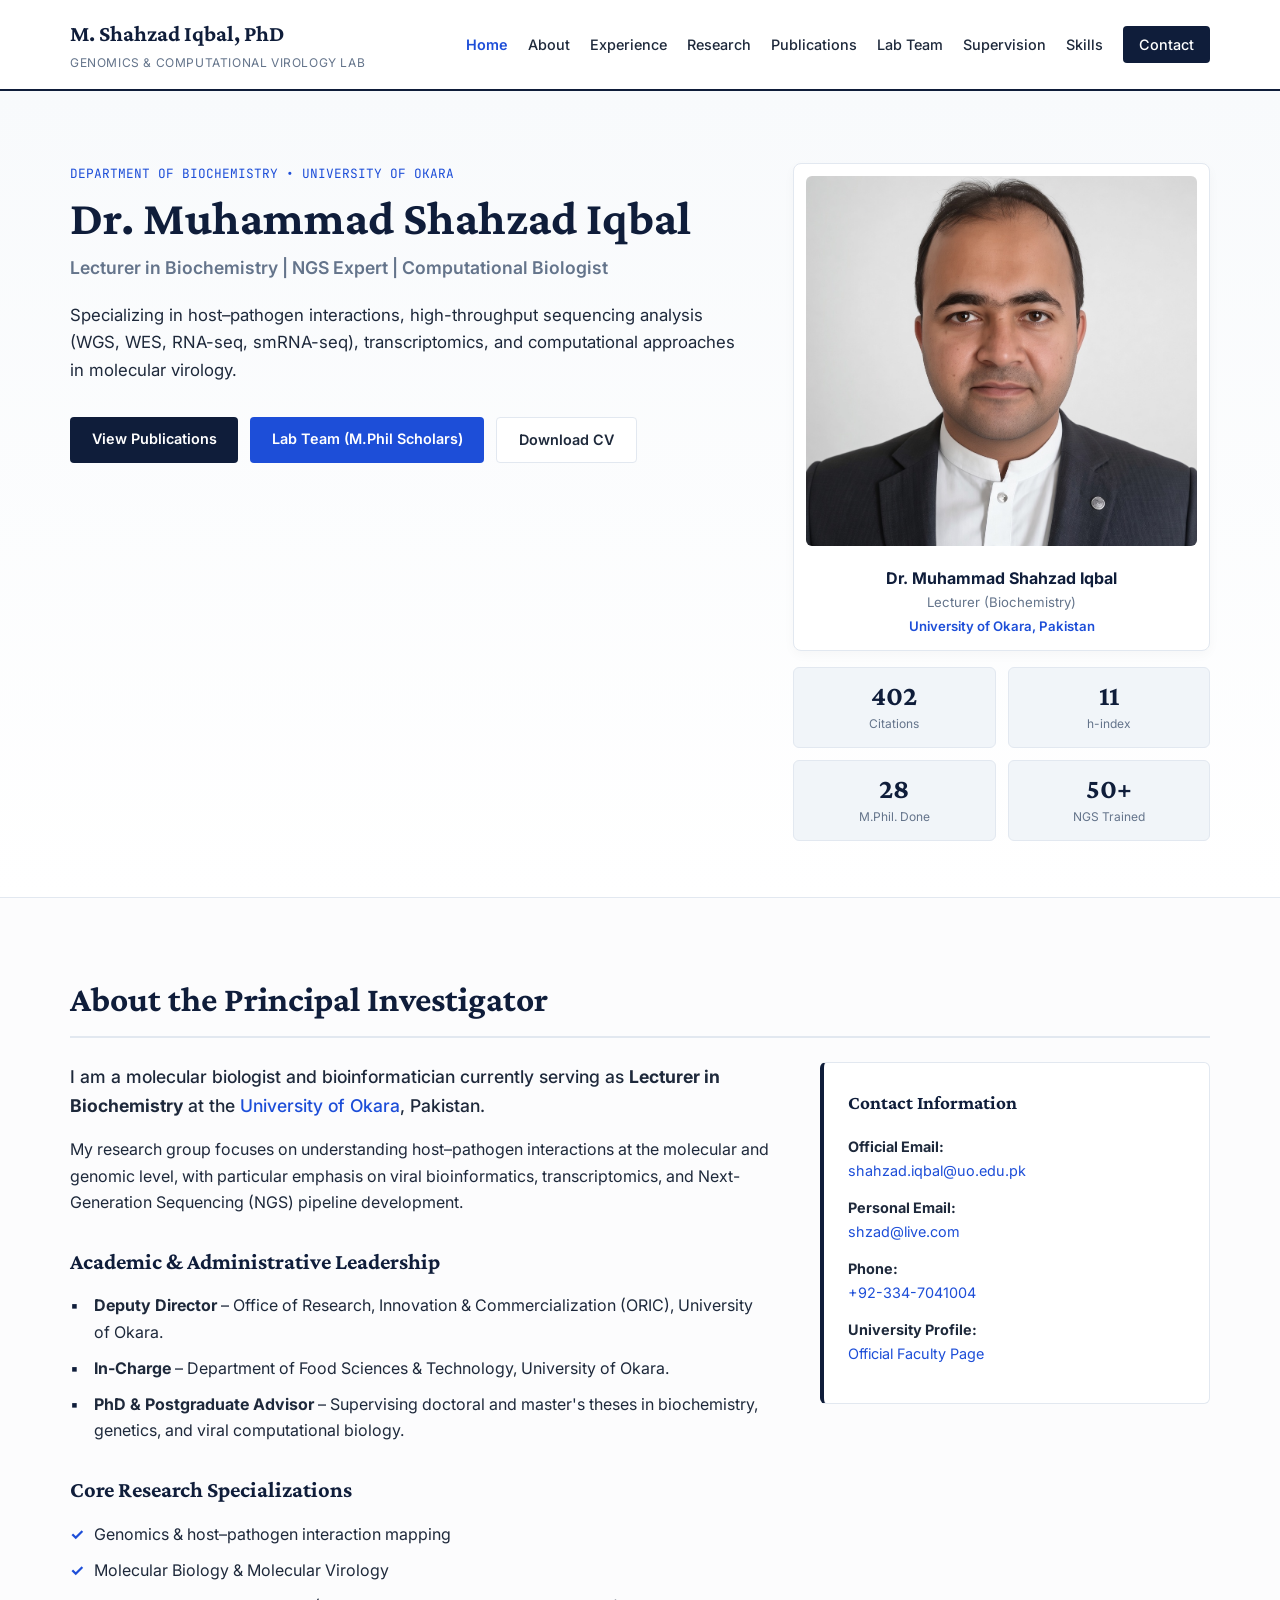
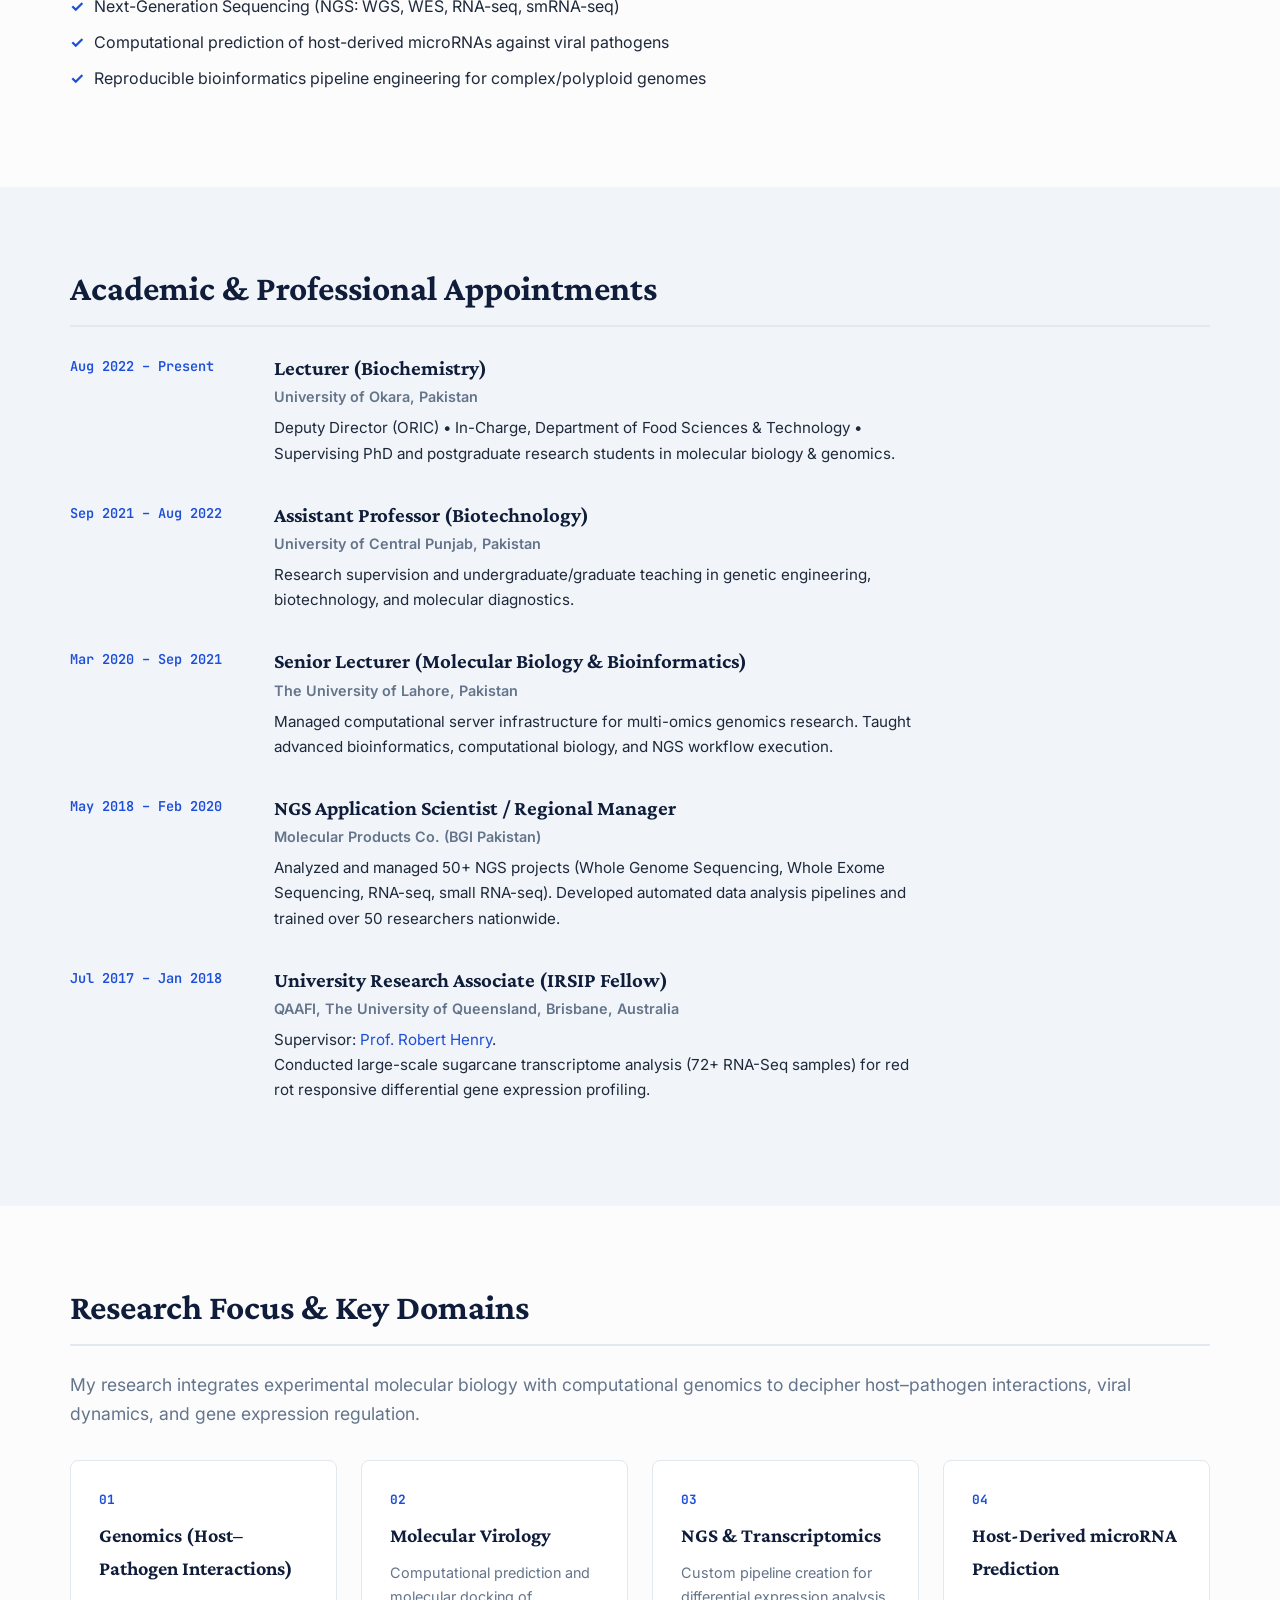
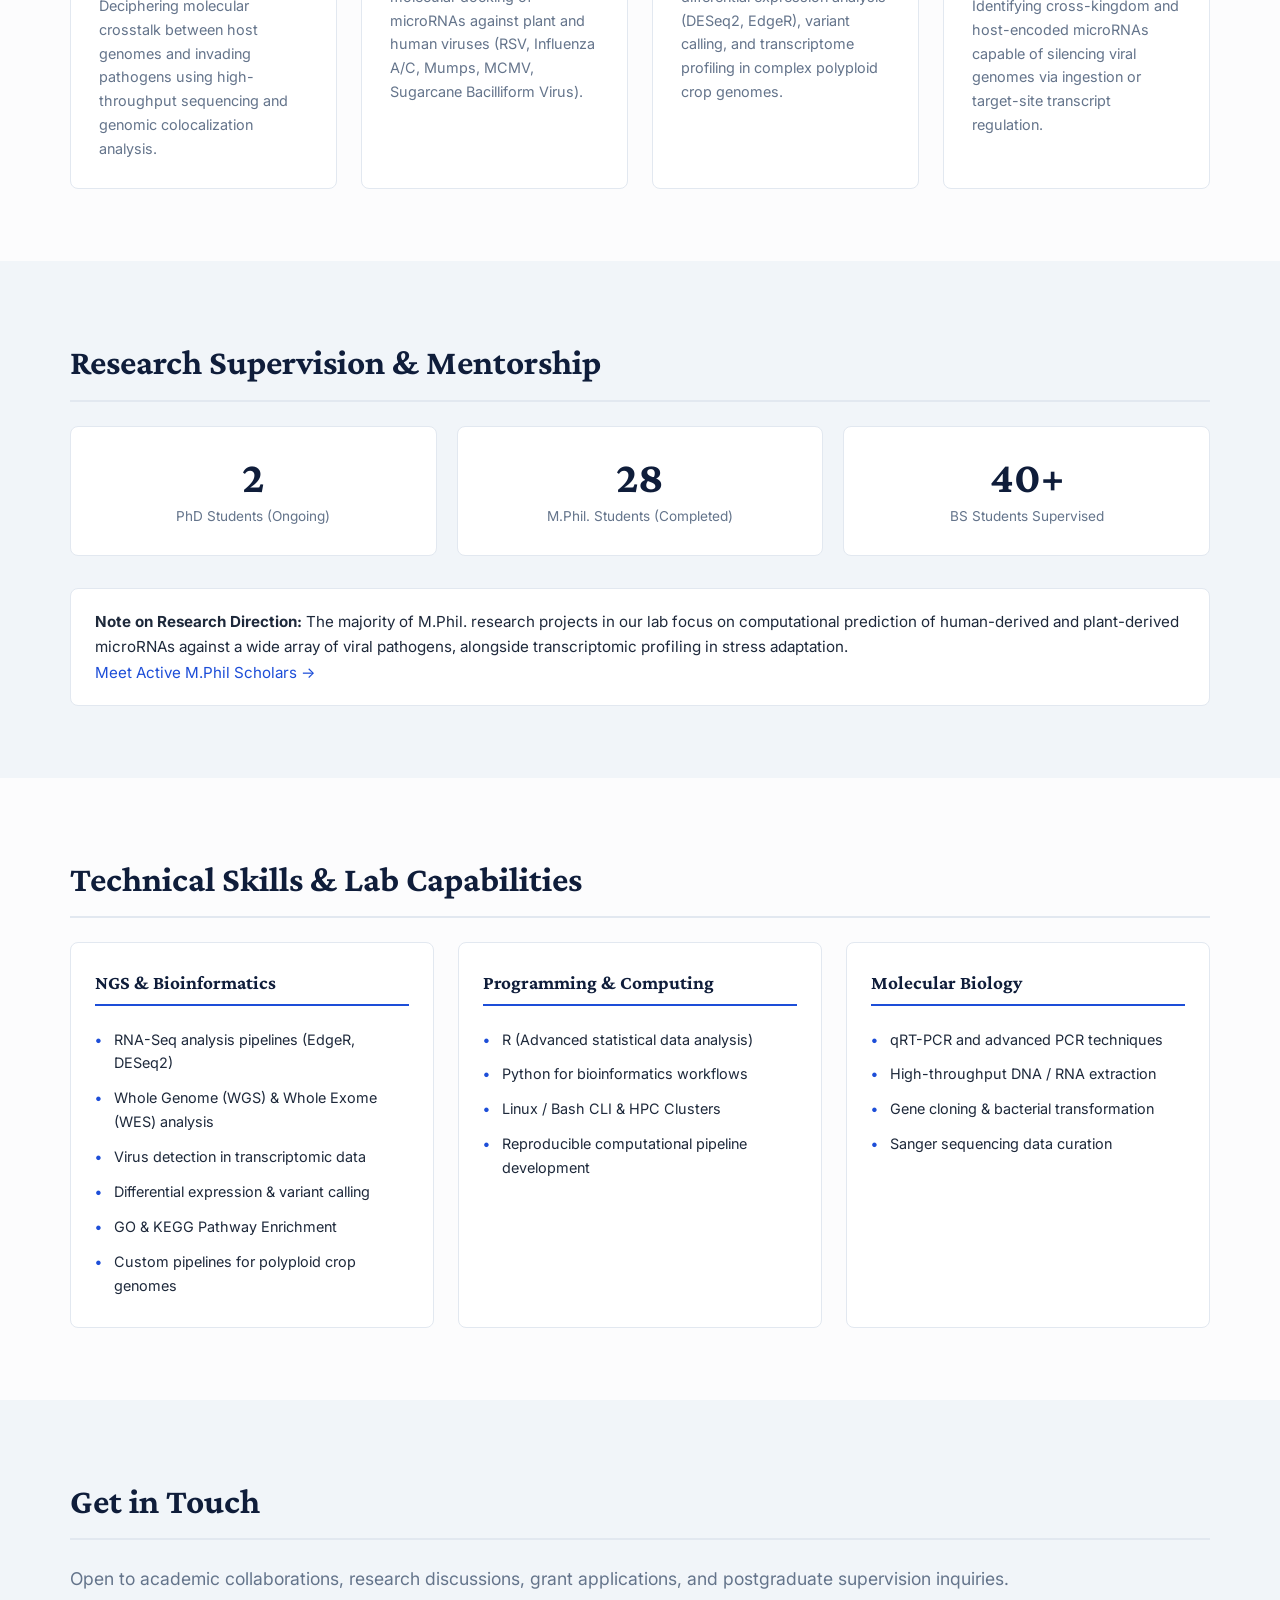
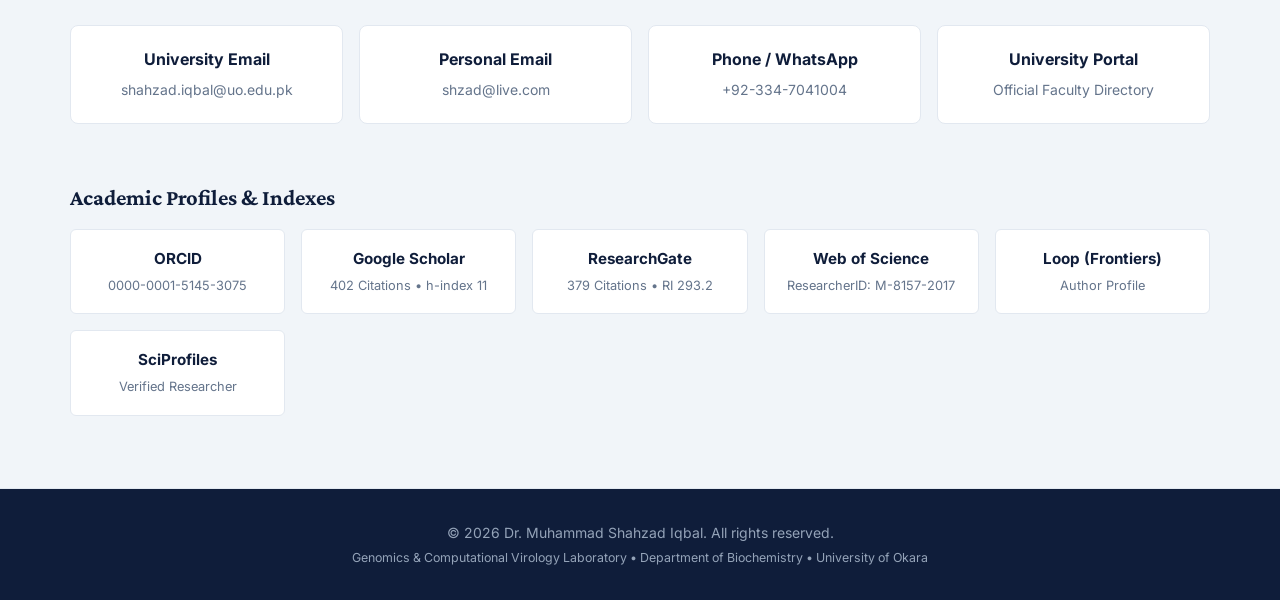
<file: index.html>
<!DOCTYPE html>
<html lang="en">
<head>
    <meta charset="UTF-8">
    <meta name="viewport" content="width=device-width, initial-scale=1.0">
    <title>Dr. Muhammad Shahzad Iqbal | Genomics & Computational Virology Lab</title>
    <meta name="description" content="Official Academic Portfolio & Research Lab of Dr. Muhammad Shahzad Iqbal – Assistant Professor / Researcher in Genomics, NGS, Transcriptomics, and Viral Bioinformatics at University of Okara.">
    <meta name="keywords" content="Muhammad Shahzad Iqbal, Genomics, NGS Expert, Bioinformatics, Transcriptomics, Molecular Virology, Host-Pathogen Interactions, University of Okara">
    
    <link rel="stylesheet" href="style.css">
    <link rel="preconnect" href="https://fonts.googleapis.com">
    <link rel="preconnect" href="https://fonts.gstatic.com" crossorigin>
    <link href="https://fonts.googleapis.com/css2?family=Crimson+Pro:ital,wght@0,400;0,600;0,700;1,400&family=Inter:wght@300;400;500;600;700&family=JetBrains+Mono:wght@400;500&display=swap" rel="stylesheet">
</head>
<body>

    <!-- ============================================================
         LEGO BLOCK: NAVIGATION HEADER
         ============================================================ -->
    <header class="header">
        <div class="container nav-container">
            <a href="index.html" class="logo">
                <span class="logo-title">M. Shahzad Iqbal, PhD</span>
                <span class="logo-sub">Genomics & Computational Virology Lab</span>
            </a>
            <nav class="nav">
                <a href="index.html" class="active">Home</a>
                <a href="#about">About</a>
                <a href="#experience">Experience</a>
                <a href="#research">Research</a>
                <a href="publications.html">Publications</a>
                <a href="team.html">Lab Team</a>
                <a href="#supervision">Supervision</a>
                <a href="#skills">Skills</a>
                <a href="#contact" class="nav-contact-btn">Contact</a>
            </nav>
            <button class="menu-toggle" aria-label="Toggle menu">☰</button>
        </div>
    </header>

    <!-- ============================================================
         LEGO BLOCK: HERO SECTION
         ============================================================ -->
    <section id="home" class="hero">
        <div class="container hero-grid">
            <div class="hero-text">
                <div class="academic-affiliation">
                    Department of Biochemistry • University of Okara
                </div>
                <h1 class="hero-name">Dr. Muhammad Shahzad Iqbal</h1>
                <p class="hero-title-sub">Lecturer in Biochemistry | NGS Expert | Computational Biologist</p>
                <p class="hero-bio">
                    Specializing in host–pathogen interactions, high-throughput sequencing analysis (WGS, WES, RNA-seq, smRNA-seq), transcriptomics, and computational approaches in molecular virology.
                </p>
                
                <div class="hero-ctas">
                    <a href="publications.html" class="btn btn-primary">View Publications</a>
                    <a href="team.html" class="btn btn-secondary">Lab Team (M.Phil Scholars)</a>
                    <a href="assets/CV_Muhammad_Shahzad_Iqbal.pdf" class="btn btn-outline" download>Download CV</a>
                </div>
            </div>

            <div class="hero-sidebar">
                <div class="profile-card">
                    <img src="assets/profile.png" alt="Dr. Muhammad Shahzad Iqbal" class="profile-img">
                    <div class="profile-meta">
                        <strong>Dr. Muhammad Shahzad Iqbal</strong>
                        <span>Lecturer (Biochemistry)</span>
                        <span class="univ-tag">University of Okara, Pakistan</span>
                    </div>
                </div>

                <div class="quick-stats-box">
                    <div class="stat-item">
                        <span class="stat-num">402</span>
                        <span class="stat-lbl">Citations</span>
                    </div>
                    <div class="stat-item">
                        <span class="stat-num">11</span>
                        <span class="stat-lbl">h-index</span>
                    </div>
                    <div class="stat-item">
                        <span class="stat-num">28</span>
                        <span class="stat-lbl">M.Phil. Done</span>
                    </div>
                    <div class="stat-item">
                        <span class="stat-num">50+</span>
                        <span class="stat-lbl">NGS Trained</span>
                    </div>
                </div>
            </div>
        </div>
    </section>

    <!-- ============================================================
         LEGO BLOCK: ABOUT PI & ROLES
         ============================================================ -->
    <section id="about" class="section">
        <div class="container">
            <h2 class="section-heading">About the Principal Investigator</h2>
            <div class="about-grid">
                <div class="about-content">
                    <p class="lead-text">
                        I am a molecular biologist and bioinformatician currently serving as <strong>Lecturer in Biochemistry</strong> at the 
                        <a href="https://www.uo.edu.pk/faculty/dr-muhammad-shahzad--iqbal-678417826438dff4d6f32c6f" target="_blank" rel="noopener">University of Okara</a>, Pakistan.
                    </p>
                    <p>
                        My research group focuses on understanding host–pathogen interactions at the molecular and genomic level, with particular emphasis on viral bioinformatics, transcriptomics, and Next-Generation Sequencing (NGS) pipeline development.
                    </p>

                    <h3 class="sub-heading">Academic & Administrative Leadership</h3>
                    <ul class="academic-list">
                        <li><strong>Deputy Director</strong> – Office of Research, Innovation & Commercialization (ORIC), University of Okara.</li>
                        <li><strong>In-Charge</strong> – Department of Food Sciences & Technology, University of Okara.</li>
                        <li><strong>PhD & Postgraduate Advisor</strong> – Supervising doctoral and master's theses in biochemistry, genetics, and viral computational biology.</li>
                    </ul>

                    <h3 class="sub-heading">Core Research Specializations</h3>
                    <ul class="check-list">
                        <li>Genomics & host–pathogen interaction mapping</li>
                        <li>Molecular Biology & Molecular Virology</li>
                        <li>Next-Generation Sequencing (NGS: WGS, WES, RNA-seq, smRNA-seq)</li>
                        <li>Computational prediction of host-derived microRNAs against viral pathogens</li>
                        <li>Reproducible bioinformatics pipeline engineering for complex/polyploid genomes</li>
                    </ul>
                </div>

                <div class="about-side-box">
                    <div class="info-block">
                        <h4>Contact Information</h4>
                        <p><strong>Official Email:</strong><br><a href="mailto:shahzad.iqbal@uo.edu.pk">shahzad.iqbal@uo.edu.pk</a></p>
                        <p><strong>Personal Email:</strong><br><a href="mailto:shzad@live.com">shzad@live.com</a></p>
                        <p><strong>Phone:</strong><br><a href="tel:+923347041004">+92-334-7041004</a></p>
                        <p><strong>University Profile:</strong><br><a href="https://www.uo.edu.pk/faculty/dr-muhammad-shahzad--iqbal-678417826438dff4d6f32c6f" target="_blank">Official Faculty Page</a></p>
                    </div>
                </div>
            </div>
        </div>
    </section>

    <!-- ============================================================
         LEGO BLOCK: ACADEMIC & PROFESSIONAL EXPERIENCE
         ============================================================ -->
    <section id="experience" class="section section-alt">
        <div class="container">
            <h2 class="section-heading">Academic & Professional Appointments</h2>
            
            <div class="experience-timeline">
                
                <div class="exp-item">
                    <div class="exp-date">Aug 2022 – Present</div>
                    <div class="exp-body">
                        <h3>Lecturer (Biochemistry)</h3>
                        <div class="exp-org">University of Okara, Pakistan</div>
                        <p>Deputy Director (ORIC) • In-Charge, Department of Food Sciences & Technology • Supervising PhD and postgraduate research students in molecular biology & genomics.</p>
                    </div>
                </div>

                <div class="exp-item">
                    <div class="exp-date">Sep 2021 – Aug 2022</div>
                    <div class="exp-body">
                        <h3>Assistant Professor (Biotechnology)</h3>
                        <div class="exp-org">University of Central Punjab, Pakistan</div>
                        <p>Research supervision and undergraduate/graduate teaching in genetic engineering, biotechnology, and molecular diagnostics.</p>
                    </div>
                </div>

                <div class="exp-item">
                    <div class="exp-date">Mar 2020 – Sep 2021</div>
                    <div class="exp-body">
                        <h3>Senior Lecturer (Molecular Biology & Bioinformatics)</h3>
                        <div class="exp-org">The University of Lahore, Pakistan</div>
                        <p>Managed computational server infrastructure for multi-omics genomics research. Taught advanced bioinformatics, computational biology, and NGS workflow execution.</p>
                    </div>
                </div>

                <div class="exp-item">
                    <div class="exp-date">May 2018 – Feb 2020</div>
                    <div class="exp-body">
                        <h3>NGS Application Scientist / Regional Manager</h3>
                        <div class="exp-org">Molecular Products Co. (BGI Pakistan)</div>
                        <p>Analyzed and managed 50+ NGS projects (Whole Genome Sequencing, Whole Exome Sequencing, RNA-seq, small RNA-seq). Developed automated data analysis pipelines and trained over 50 researchers nationwide.</p>
                    </div>
                </div>

                <div class="exp-item">
                    <div class="exp-date">Jul 2017 – Jan 2018</div>
                    <div class="exp-body">
                        <h3>University Research Associate (IRSIP Fellow)</h3>
                        <div class="exp-org">QAAFI, The University of Queensland, Brisbane, Australia</div>
                        <p>Supervisor: <a href="https://about.uq.edu.au/experts/1005" target="_blank" rel="noopener">Prof. Robert Henry</a>.<br>Conducted large-scale sugarcane transcriptome analysis (72+ RNA-Seq samples) for red rot responsive differential gene expression profiling.</p>
                    </div>
                </div>

            </div>
        </div>
    </section>

    <!-- ============================================================
         LEGO BLOCK: RESEARCH FOCUS AREAS
         ============================================================ -->
    <section id="research" class="section">
        <div class="container">
            <h2 class="section-heading">Research Focus & Key Domains</h2>
            <p class="section-lead">My research integrates experimental molecular biology with computational genomics to decipher host–pathogen interactions, viral dynamics, and gene expression regulation.</p>
            
            <div class="research-grid">
                <div class="research-card">
                    <div class="rc-num">01</div>
                    <h3>Genomics (Host–Pathogen Interactions)</h3>
                    <p>Deciphering molecular crosstalk between host genomes and invading pathogens using high-throughput sequencing and genomic colocalization analysis.</p>
                </div>
                <div class="research-card">
                    <div class="rc-num">02</div>
                    <h3>Molecular Virology</h3>
                    <p>Computational prediction and molecular docking of microRNAs against plant and human viruses (RSV, Influenza A/C, Mumps, MCMV, Sugarcane Bacilliform Virus).</p>
                </div>
                <div class="research-card">
                    <div class="rc-num">03</div>
                    <h3>NGS & Transcriptomics</h3>
                    <p>Custom pipeline creation for differential expression analysis (DESeq2, EdgeR), variant calling, and transcriptome profiling in complex polyploid crop genomes.</p>
                </div>
                <div class="research-card">
                    <div class="rc-num">04</div>
                    <h3>Host-Derived microRNA Prediction</h3>
                    <p>Identifying cross-kingdom and host-encoded microRNAs capable of silencing viral genomes via ingestion or target-site transcript regulation.</p>
                </div>
            </div>
        </div>
    </section>

    <!-- ============================================================
         LEGO BLOCK: SUPERVISION & MENTORSHIP
         ============================================================ -->
    <section id="supervision" class="section section-alt">
        <div class="container">
            <h2 class="section-heading">Research Supervision & Mentorship</h2>
            
            <div class="stats-row">
                <div class="stat-card">
                    <span class="number">2</span>
                    <span class="label">PhD Students (Ongoing)</span>
                </div>
                <div class="stat-card">
                    <span class="number">28</span>
                    <span class="label">M.Phil. Students (Completed)</span>
                </div>
                <div class="stat-card">
                    <span class="number">40+</span>
                    <span class="label">BS Students Supervised</span>
                </div>
            </div>

            <div class="supervision-note">
                <p><strong>Note on Research Direction:</strong> The majority of M.Phil. research projects in our lab focus on computational prediction of human-derived and plant-derived microRNAs against a wide array of viral pathogens, alongside transcriptomic profiling in stress adaptation.</p>
                <a href="team.html" class="inline-link">Meet Active M.Phil Scholars →</a>
            </div>
        </div>
    </section>

    <!-- ============================================================
         LEGO BLOCK: SKILLS & TECHNICAL EXPERTISE
         ============================================================ -->
    <section id="skills" class="section">
        <div class="container">
            <h2 class="section-heading">Technical Skills & Lab Capabilities</h2>
            
            <div class="skills-grid">
                <div class="skill-column">
                    <h3>NGS & Bioinformatics</h3>
                    <ul>
                        <li>RNA-Seq analysis pipelines (EdgeR, DESeq2)</li>
                        <li>Whole Genome (WGS) & Whole Exome (WES) analysis</li>
                        <li>Virus detection in transcriptomic data</li>
                        <li>Differential expression & variant calling</li>
                        <li>GO & KEGG Pathway Enrichment</li>
                        <li>Custom pipelines for polyploid crop genomes</li>
                    </ul>
                </div>

                <div class="skill-column">
                    <h3>Programming & Computing</h3>
                    <ul>
                        <li>R (Advanced statistical data analysis)</li>
                        <li>Python for bioinformatics workflows</li>
                        <li>Linux / Bash CLI & HPC Clusters</li>
                        <li>Reproducible computational pipeline development</li>
                    </ul>
                </div>

                <div class="skill-column">
                    <h3>Molecular Biology</h3>
                    <ul>
                        <li>qRT-PCR and advanced PCR techniques</li>
                        <li>High-throughput DNA / RNA extraction</li>
                        <li>Gene cloning & bacterial transformation</li>
                        <li>Sanger sequencing data curation</li>
                    </ul>
                </div>
            </div>
        </div>
    </section>

    <!-- ============================================================
         LEGO BLOCK: CONTACT & ACADEMIC PORTALS
         ============================================================ -->
    <section id="contact" class="section section-alt">
        <div class="container">
            <h2 class="section-heading">Get in Touch</h2>
            <p class="section-lead">Open to academic collaborations, research discussions, grant applications, and postgraduate supervision inquiries.</p>
            
            <div class="contact-grid">
                <a href="mailto:shahzad.iqbal@uo.edu.pk" class="contact-card">
                    <strong>University Email</strong>
                    <span>shahzad.iqbal@uo.edu.pk</span>
                </a>
                <a href="mailto:shzad@live.com" class="contact-card">
                    <strong>Personal Email</strong>
                    <span>shzad@live.com</span>
                </a>
                <a href="tel:+923347041004" class="contact-card">
                    <strong>Phone / WhatsApp</strong>
                    <span>+92-334-7041004</span>
                </a>
                <a href="https://www.uo.edu.pk/faculty/dr-muhammad-shahzad--iqbal-678417826438dff4d6f32c6f" target="_blank" rel="noopener" class="contact-card">
                    <strong>University Portal</strong>
                    <span>Official Faculty Directory</span>
                </a>
            </div>

            <h3 class="sub-heading text-center" style="margin-top: 3.5rem;">Academic Profiles & Indexes</h3>
            <div class="profiles-grid">
                <a href="https://orcid.org/0000-0001-5145-3075" target="_blank" rel="noopener" class="profile-link-card">
                    <strong>ORCID</strong>
                    <span>0000-0001-5145-3075</span>
                </a>
                <a href="https://scholar.google.com/citations?user=-gzVrr4AAAAJ" target="_blank" rel="noopener" class="profile-link-card">
                    <strong>Google Scholar</strong>
                    <span>402 Citations • h-index 11</span>
                </a>
                <a href="https://www.researchgate.net/profile/Muhammad-Shahzad-Iqbal" target="_blank" rel="noopener" class="profile-link-card">
                    <strong>ResearchGate</strong>
                    <span>379 Citations • RI 293.2</span>
                </a>
                <a href="https://www.webofscience.com/wos/author/record/M-8157-2017" target="_blank" rel="noopener" class="profile-link-card">
                    <strong>Web of Science</strong>
                    <span>ResearcherID: M-8157-2017</span>
                </a>
                <a href="https://loop.frontiersin.org/people/274010/overview" target="_blank" rel="noopener" class="profile-link-card">
                    <strong>Loop (Frontiers)</strong>
                    <span>Author Profile</span>
                </a>
                <a href="https://sciprofiles.com/profile/311476" target="_blank" rel="noopener" class="profile-link-card">
                    <strong>SciProfiles</strong>
                    <span>Verified Researcher</span>
                </a>
            </div>
        </div>
    </section>

    <!-- ============================================================
         LEGO BLOCK: FOOTER
         ============================================================ -->
    <footer class="footer">
        <div class="container">
            <p>© 2026 Dr. Muhammad Shahzad Iqbal. All rights reserved.</p>
            <p class="footer-sub">Genomics & Computational Virology Laboratory • Department of Biochemistry • University of Okara</p>
        </div>
    </footer>

    <script src="script.js"></script>
</body>
</html>
</file>
<file: style.css>
/* ==========================================================================
   CLASSIC ACADEMIC RESEARCH LAB THEME
   Inspired by Harvard / Oxford Computational Biology Lab Webpages
   ========================================================================== */

:root {
    /* Colors */
    --primary-navy: #0f1d3a;
    --accent-blue: #1d4ed8;
    --accent-hover: #1e40af;
    --bg-main: #fcfcfd;
    --bg-alt: #f1f5f9;
    --surface: #ffffff;
    --text-main: #1e293b;
    --text-muted: #64748b;
    --border-color: #e2e8f0;

    /* Typography */
    --font-serif: 'Crimson Pro', Georgia, serif;
    --font-sans: 'Inter', system-ui, sans-serif;
    --font-mono: 'JetBrains Mono', monospace;
}

*, *::before, *::after {
    margin: 0;
    padding: 0;
    box-sizing: border-box;
}

body {
    font-family: var(--font-sans);
    background-color: var(--bg-main);
    color: var(--text-main);
    line-height: 1.65;
    font-size: 16px;
}

.container {
    width: 90%;
    max-width: 1140px;
    margin: 0 auto;
}

a {
    color: var(--accent-blue);
    text-decoration: none;
}

a:hover {
    text-decoration: underline;
}

/* Header & Nav */
.header {
    position: sticky;
    top: 0;
    background: rgba(255, 255, 255, 0.95);
    backdrop-filter: blur(8px);
    border-bottom: 2px solid var(--primary-navy);
    z-index: 1000;
    padding: 1rem 0;
}

.nav-container {
    display: flex;
    justify-content: space-between;
    align-items: center;
}

.logo {
    display: flex;
    flex-direction: column;
}

.logo-title {
    font-family: var(--font-serif);
    font-size: 1.4rem;
    font-weight: 700;
    color: var(--primary-navy);
}

.logo-sub {
    font-size: 0.75rem;
    color: var(--text-muted);
    letter-spacing: 0.05em;
    text-transform: uppercase;
}

.nav {
    display: flex;
    gap: 1.25rem;
    align-items: center;
}

.nav a {
    color: var(--text-main);
    font-weight: 500;
    font-size: 0.9rem;
}

.nav a:hover, .nav a.active {
    color: var(--accent-blue);
    font-weight: 600;
}

.nav-contact-btn {
    background: var(--primary-navy);
    color: white !important;
    padding: 0.4rem 1rem;
    border-radius: 0.25rem;
}

.menu-toggle {
    display: none;
    background: none;
    border: none;
    font-size: 1.5rem;
    cursor: pointer;
}

/* Hero Section */
.hero {
    padding: 4.5rem 0 3.5rem;
    background: linear-gradient(180deg, #f8fafc 0%, #ffffff 100%);
    border-bottom: 1px solid var(--border-color);
}

.hero-grid {
    display: grid;
    grid-template-columns: 1.6fr 1fr;
    gap: 3.5rem;
    align-items: start;
}

.academic-affiliation {
    font-family: var(--font-mono);
    font-size: 0.8rem;
    color: var(--accent-blue);
    text-transform: uppercase;
    margin-bottom: 0.5rem;
}

.hero-name {
    font-family: var(--font-serif);
    font-size: 3rem;
    font-weight: 700;
    color: var(--primary-navy);
    line-height: 1.1;
    margin-bottom: 0.5rem;
}

.hero-title-sub {
    font-size: 1.1rem;
    font-weight: 600;
    color: var(--text-muted);
    margin-bottom: 1.25rem;
}

.hero-bio {
    font-size: 1.05rem;
    color: var(--text-main);
    margin-bottom: 2rem;
}

.hero-ctas {
    display: flex;
    gap: 0.75rem;
    flex-wrap: wrap;
}

.btn {
    display: inline-block;
    padding: 0.65rem 1.35rem;
    border-radius: 0.25rem;
    font-weight: 600;
    font-size: 0.9rem;
    transition: all 0.2s ease;
}

.btn-primary { background: var(--primary-navy); color: white; }
.btn-primary:hover { background: var(--accent-hover); color: white; text-decoration: none; }

.btn-secondary { background: var(--accent-blue); color: white; }
.btn-secondary:hover { background: var(--accent-hover); color: white; text-decoration: none; }

.btn-outline { border: 1px solid var(--border-color); color: var(--text-main); background: white; }
.btn-outline:hover { border-color: var(--primary-navy); text-decoration: none; }

/* Hero Sidebar & Profile */
.profile-card {
    background: white;
    border: 1px solid var(--border-color);
    padding: 0.75rem;
    border-radius: 0.5rem;
    box-shadow: 0 4px 12px rgba(0,0,0,0.03);
    text-align: center;
}

.profile-img {
    width: 100%;
    border-radius: 0.375rem;
}

.profile-meta {
    margin-top: 0.75rem;
}

.profile-meta strong { display: block; color: var(--primary-navy); font-size: 1rem; }
.profile-meta span { display: block; font-size: 0.825rem; color: var(--text-muted); }
.univ-tag { font-weight: 600; color: var(--accent-blue) !important; margin-top: 0.2rem; }

.quick-stats-box {
    display: grid;
    grid-template-columns: 1fr 1fr;
    gap: 0.75rem;
    margin-top: 1rem;
}

.stat-item {
    background: var(--bg-alt);
    border: 1px solid var(--border-color);
    padding: 0.85rem;
    border-radius: 0.375rem;
    text-align: center;
}

.stat-num { font-family: var(--font-serif); font-size: 1.75rem; font-weight: 700; color: var(--primary-navy); display: block; line-height: 1; }
.stat-lbl { font-size: 0.75rem; color: var(--text-muted); margin-top: 0.25rem; display: block; }

/* Sections */
.section { padding: 4.5rem 0; }
.section-alt { background: var(--bg-alt); }

.section-heading {
    font-family: var(--font-serif);
    font-size: 2.2rem;
    color: var(--primary-navy);
    margin-bottom: 1.5rem;
    border-bottom: 2px solid var(--border-color);
    padding-bottom: 0.5rem;
}

.sub-heading { font-family: var(--font-serif); font-size: 1.4rem; color: var(--primary-navy); margin: 1.75rem 0 0.75rem; }
.section-lead { font-size: 1.1rem; color: var(--text-muted); margin-bottom: 2rem; }

/* About Page Elements */
.about-grid { display: grid; grid-template-columns: 1.8fr 1fr; gap: 3rem; }
.lead-text { font-size: 1.1rem; font-weight: 500; margin-bottom: 1rem; }
.about-content p { margin-bottom: 1rem; }

.academic-list, .check-list { list-style: none; margin-bottom: 1.5rem; }
.academic-list li, .check-list li { position: relative; padding-left: 1.5rem; margin-bottom: 0.6rem; }
.academic-list li::before { content: "▪"; position: absolute; left: 0; color: var(--primary-navy); }
.check-list li::before { content: "✓"; position: absolute; left: 0; color: var(--accent-blue); font-weight: bold; }

.info-block {
    background: white;
    border: 1px solid var(--border-color);
    border-left: 4px solid var(--primary-navy);
    padding: 1.5rem;
    border-radius: 0.375rem;
}

.info-block h4 { font-family: var(--font-serif); font-size: 1.2rem; color: var(--primary-navy); margin-bottom: 1rem; }
.info-block p { margin-bottom: 0.85rem; font-size: 0.9rem; }

/* Timeline */
.experience-timeline { max-width: 850px; }
.exp-item { display: grid; grid-template-columns: 180px 1fr; gap: 1.5rem; margin-bottom: 2rem; }
.exp-date { font-family: var(--font-mono); font-size: 0.85rem; color: var(--accent-blue); font-weight: 600; padding-top: 0.25rem; }
.exp-body h3 { font-family: var(--font-serif); font-size: 1.3rem; color: var(--primary-navy); }
.exp-org { font-weight: 600; font-size: 0.9rem; color: var(--text-muted); margin-bottom: 0.4rem; }
.exp-body p { font-size: 0.95rem; color: var(--text-main); }

/* Research Cards */
.research-grid { display: grid; grid-template-columns: repeat(auto-fit, minmax(260px, 1fr)); gap: 1.5rem; }
.research-card {
    background: white;
    border: 1px solid var(--border-color);
    padding: 1.75rem;
    border-radius: 0.5rem;
    position: relative;
}

.rc-num { font-family: var(--font-mono); font-size: 0.8rem; color: var(--accent-blue); font-weight: 700; margin-bottom: 0.5rem; }
.research-card h3 { font-family: var(--font-serif); font-size: 1.25rem; color: var(--primary-navy); margin-bottom: 0.6rem; }
.research-card p { font-size: 0.9rem; color: var(--text-muted); }

/* Supervision Stats */
.stats-row { display: grid; grid-template-columns: repeat(auto-fit, minmax(200px, 1fr)); gap: 1.25rem; margin-bottom: 2rem; }
.stat-card { background: white; border: 1px solid var(--border-color); padding: 1.75rem; text-align: center; border-radius: 0.5rem; }
.stat-card .number { font-family: var(--font-serif); font-size: 2.75rem; font-weight: 700; color: var(--primary-navy); line-height: 1; display: block; }
.stat-card .label { font-size: 0.85rem; color: var(--text-muted); margin-top: 0.4rem; display: block; }

.supervision-note { background: white; border: 1px solid var(--border-color); padding: 1.25rem 1.5rem; border-radius: 0.5rem; font-size: 0.95rem; }

/* Skills Grid */
.skills-grid { display: grid; grid-template-columns: repeat(auto-fit, minmax(280px, 1fr)); gap: 1.5rem; }
.skill-column { background: white; border: 1px solid var(--border-color); padding: 1.5rem; border-radius: 0.5rem; }
.skill-column h3 { font-family: var(--font-serif); font-size: 1.2rem; color: var(--primary-navy); margin-bottom: 1rem; border-bottom: 2px solid var(--accent-blue); padding-bottom: 0.35rem; }
.skill-column ul { list-style: none; }
.skill-column li { padding: 0.35rem 0; font-size: 0.9rem; position: relative; padding-left: 1.2rem; }
.skill-column li::before { content: "•"; position: absolute; left: 0; color: var(--accent-blue); font-weight: bold; }

/* Contact Grid */
.contact-grid { display: grid; grid-template-columns: repeat(auto-fit, minmax(220px, 1fr)); gap: 1rem; }
.contact-card { background: white; border: 1px solid var(--border-color); padding: 1.25rem; border-radius: 0.5rem; text-align: center; display: block; color: var(--text-main); }
.contact-card:hover { border-color: var(--accent-blue); text-decoration: none; }
.contact-card strong { display: block; color: var(--primary-navy); margin-bottom: 0.25rem; }
.contact-card span { font-size: 0.875rem; color: var(--text-muted); }

.profiles-grid { display: grid; grid-template-columns: repeat(auto-fit, minmax(180px, 1fr)); gap: 1rem; }
.profile-link-card { background: white; border: 1px solid var(--border-color); padding: 1rem; border-radius: 0.375rem; text-align: center; color: var(--text-main); }
.profile-link-card:hover { border-color: var(--accent-blue); text-decoration: none; }
.profile-link-card strong { display: block; color: var(--primary-navy); font-size: 0.95rem; }
.profile-link-card span { font-size: 0.8rem; color: var(--text-muted); }

/* Publications Page Styling */
.highlight-images { display: grid; grid-template-columns: repeat(auto-fit, minmax(200px, 1fr)); gap: 1rem; margin-bottom: 2.5rem; }
.highlight-box { aspect-ratio: 16/10; border: 1px solid var(--border-color); border-radius: 0.375rem; overflow: hidden; background: #0f1d3a; }
.highlight-box img { width: 100%; height: 100%; object-fit: cover; }
.img-fallback { height: 100%; display: flex; flex-direction: column; align-items: center; justify-content: center; padding: 1rem; text-align: center; color: #cbd5e1; font-size: 0.8rem; }
.img-fallback span { font-size: 1.5rem; }

.year-block { margin-bottom: 3rem; }
.year-heading { font-family: var(--font-serif); font-size: 1.75rem; color: var(--primary-navy); border-bottom: 2px solid var(--primary-navy); padding-bottom: 0.25rem; margin-bottom: 1.25rem; }

.pub-card {
    background: white;
    border: 1px solid var(--border-color);
    padding: 1.25rem 1.5rem;
    border-radius: 0.375rem;
    margin-bottom: 1rem;
}

.pub-type { font-family: var(--font-mono); font-size: 0.7rem; text-transform: uppercase; color: var(--accent-blue); font-weight: 700; display: block; margin-bottom: 0.35rem; }
.pub-title { font-family: var(--font-serif); font-size: 1.15rem; font-weight: 700; color: var(--primary-navy); line-height: 1.35; margin-bottom: 0.35rem; }
.pub-authors { font-size: 0.9rem; color: var(--text-main); margin-bottom: 0.25rem; }
.pub-journal { font-size: 0.85rem; color: var(--text-muted); font-style: italic; }
.pub-citations { font-family: var(--font-mono); font-size: 0.75rem; color: #d97706; font-weight: 600; margin-top: 0.35rem; }

/* Team Page Styling */
.badge-tag { font-family: var(--font-mono); font-size: 0.8rem; background: var(--primary-navy); color: white; padding: 0.2rem 0.6rem; border-radius: 0.25rem; vertical-align: middle; }
.team-grid { display: grid; grid-template-columns: repeat(auto-fit, minmax(300px, 1fr)); gap: 1.5rem; margin-top: 1.5rem; }
.team-card { background: white; border: 1px solid var(--border-color); border-radius: 0.5rem; overflow: hidden; }
.card-img-wrapper { aspect-ratio: 4/3; background: var(--bg-alt); position: relative; }
.card-img-wrapper img { width: 100%; height: 100%; object-fit: cover; }
.img-placeholder { height: 100%; display: flex; flex-direction: column; align-items: center; justify-content: center; font-size: 2.5rem; color: var(--text-muted); }
.img-placeholder span { font-size: 0.75rem; font-family: var(--font-mono); }
.card-body { padding: 1.25rem; }
.card-body h3 { font-family: var(--font-serif); font-size: 1.25rem; color: var(--primary-navy); }
.role-tag { font-family: var(--font-mono); font-size: 0.75rem; color: var(--accent-blue); display: block; margin-bottom: 0.25rem; }
.dept { font-size: 0.825rem; color: var(--text-muted); margin-bottom: 0.85rem; }
.research-focus { font-size: 0.875rem; background: var(--bg-alt); padding: 0.65rem; border-radius: 0.25rem; border: 1px solid var(--border-color); }

/* Footer */
.footer { background: var(--primary-navy); color: #94a3b8; text-align: center; padding: 2rem 0; font-size: 0.875rem; border-top: 1px solid var(--border-color); }
.footer-sub { font-size: 0.775rem; margin-top: 0.25rem; }

/* Responsive */
@media (max-width: 850px) {
    .hero-grid, .about-grid { grid-template-columns: 1fr; }
    .exp-item { grid-template-columns: 1fr; gap: 0.25rem; }
    .menu-toggle { display: block; }
    .nav { display: none; position: absolute; top: 100%; left: 0; right: 0; background: white; flex-direction: column; padding: 1.5rem; border-bottom: 1px solid var(--border-color); }
    .nav.show { display: flex; }
}
</file>
